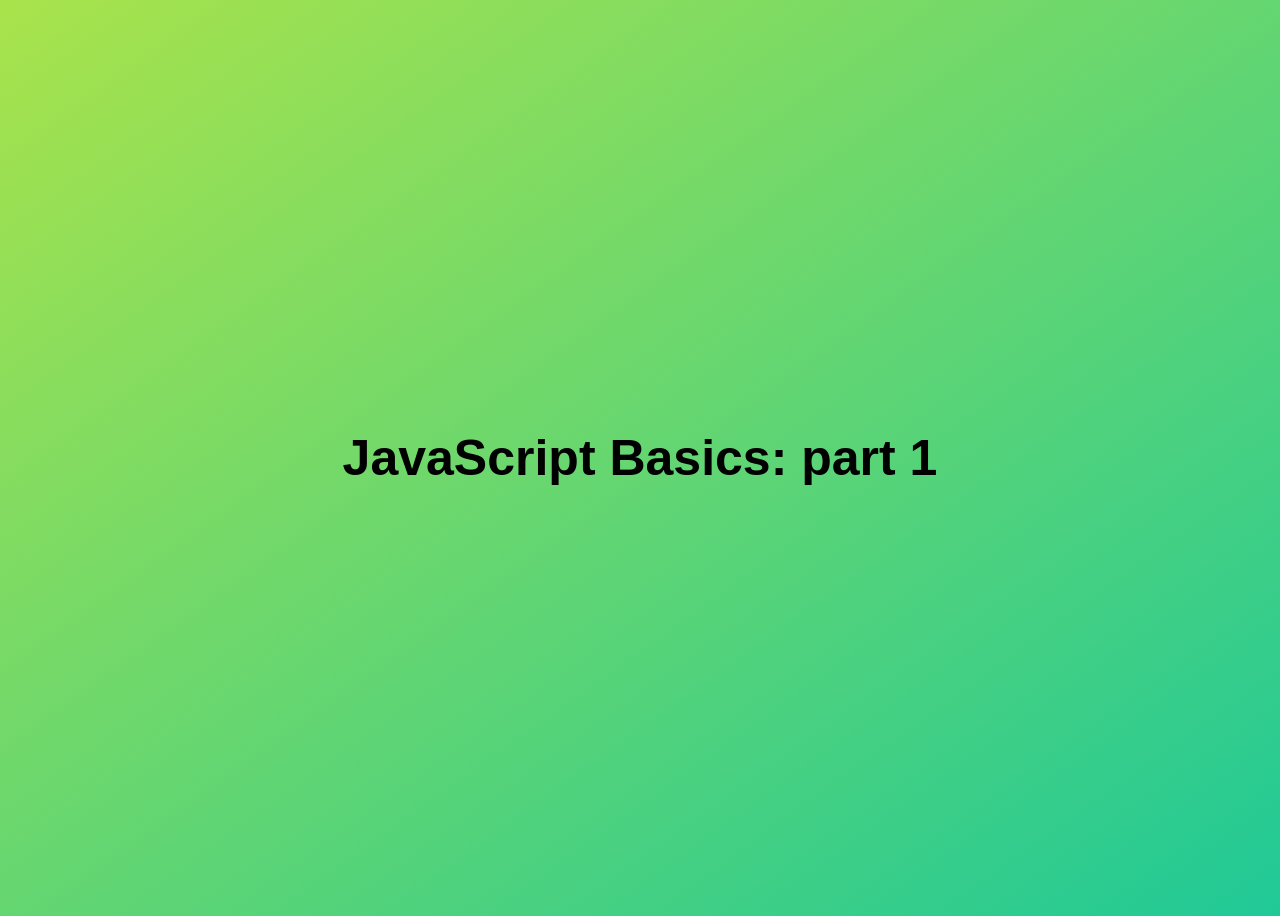
<file: 01-Basics-part-1/index.html>
<!doctype html>
<html lang="en">
  <head>
    <meta charset="UTF-8" />
    <meta name="viewport" content="width=device-width, initial-scale=1.0" />
    <title>JavaScript Basics: part 1</title>
    <style>
      body {
        height: 100vh;
        background: linear-gradient(to bottom right, #a9e34b, #20c997);
        display: flex;
        align-items: center;
        justify-content: center;
      }

      h1 {
        font-size: 50px;
        font-family: sans-serif;
      }
    </style>
  </head>
  <body>
    <h1>JavaScript Basics: part 1</h1>

    <script src="main.js"></script>
  </body>
</html>
</file>
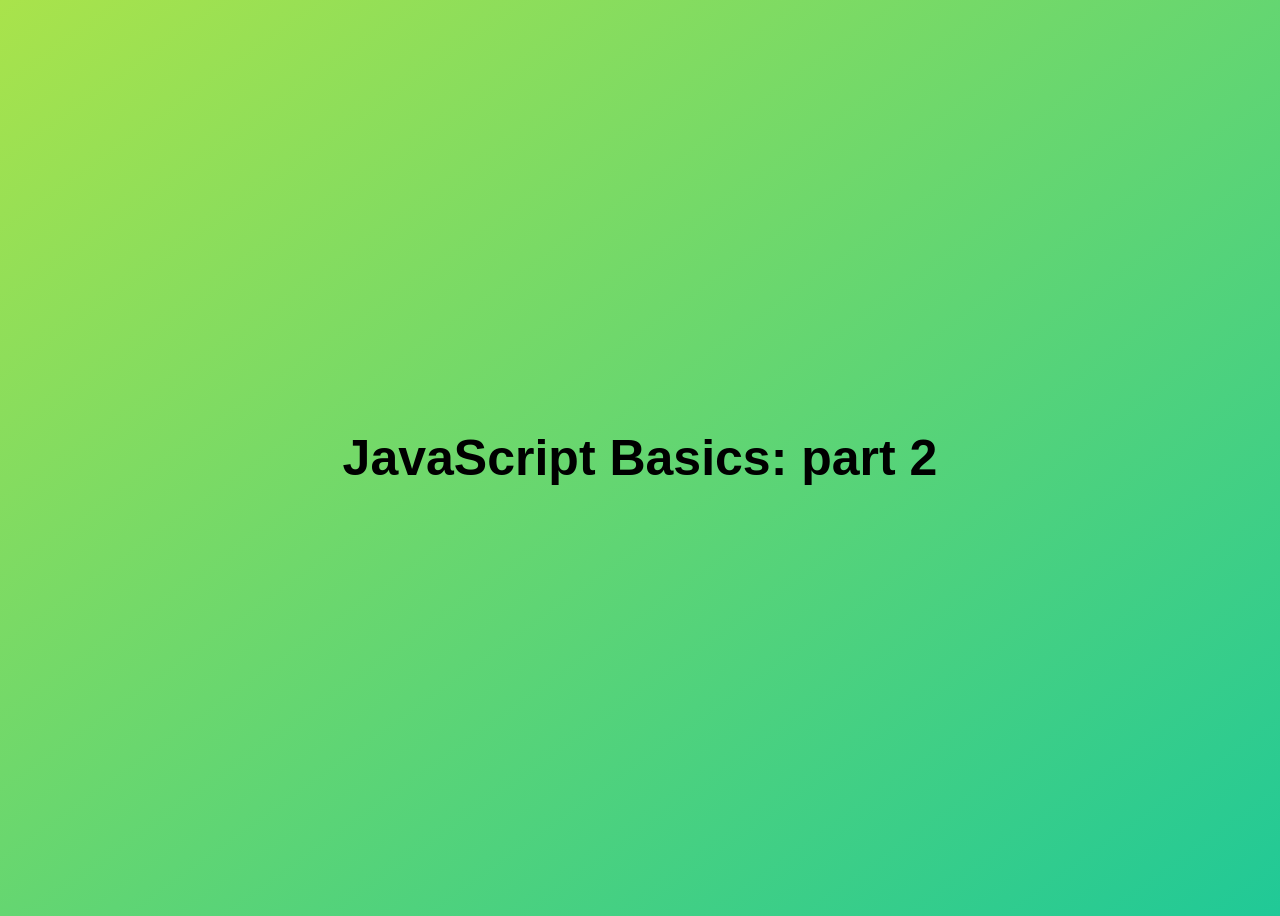
<file: 02-Basics-part-2/index.html>
<!doctype html>
<html lang="en">
  <head>
    <meta charset="UTF-8" />
    <meta name="viewport" content="width=device-width, initial-scale=1.0" />
    <title>JavaScript Basics: part 2</title>
    <style>
      body {
        height: 100vh;
        background: linear-gradient(to bottom right, #a9e34b, #20c997);
        display: flex;
        align-items: center;
        justify-content: center;
      }

      h1 {
        font-size: 50px;
        font-family: sans-serif;
      }
    </style>
  </head>
  <body>
    <h1>JavaScript Basics: part 2</h1>

    <script src="main.js"></script>
  </body>
</html>
</file>
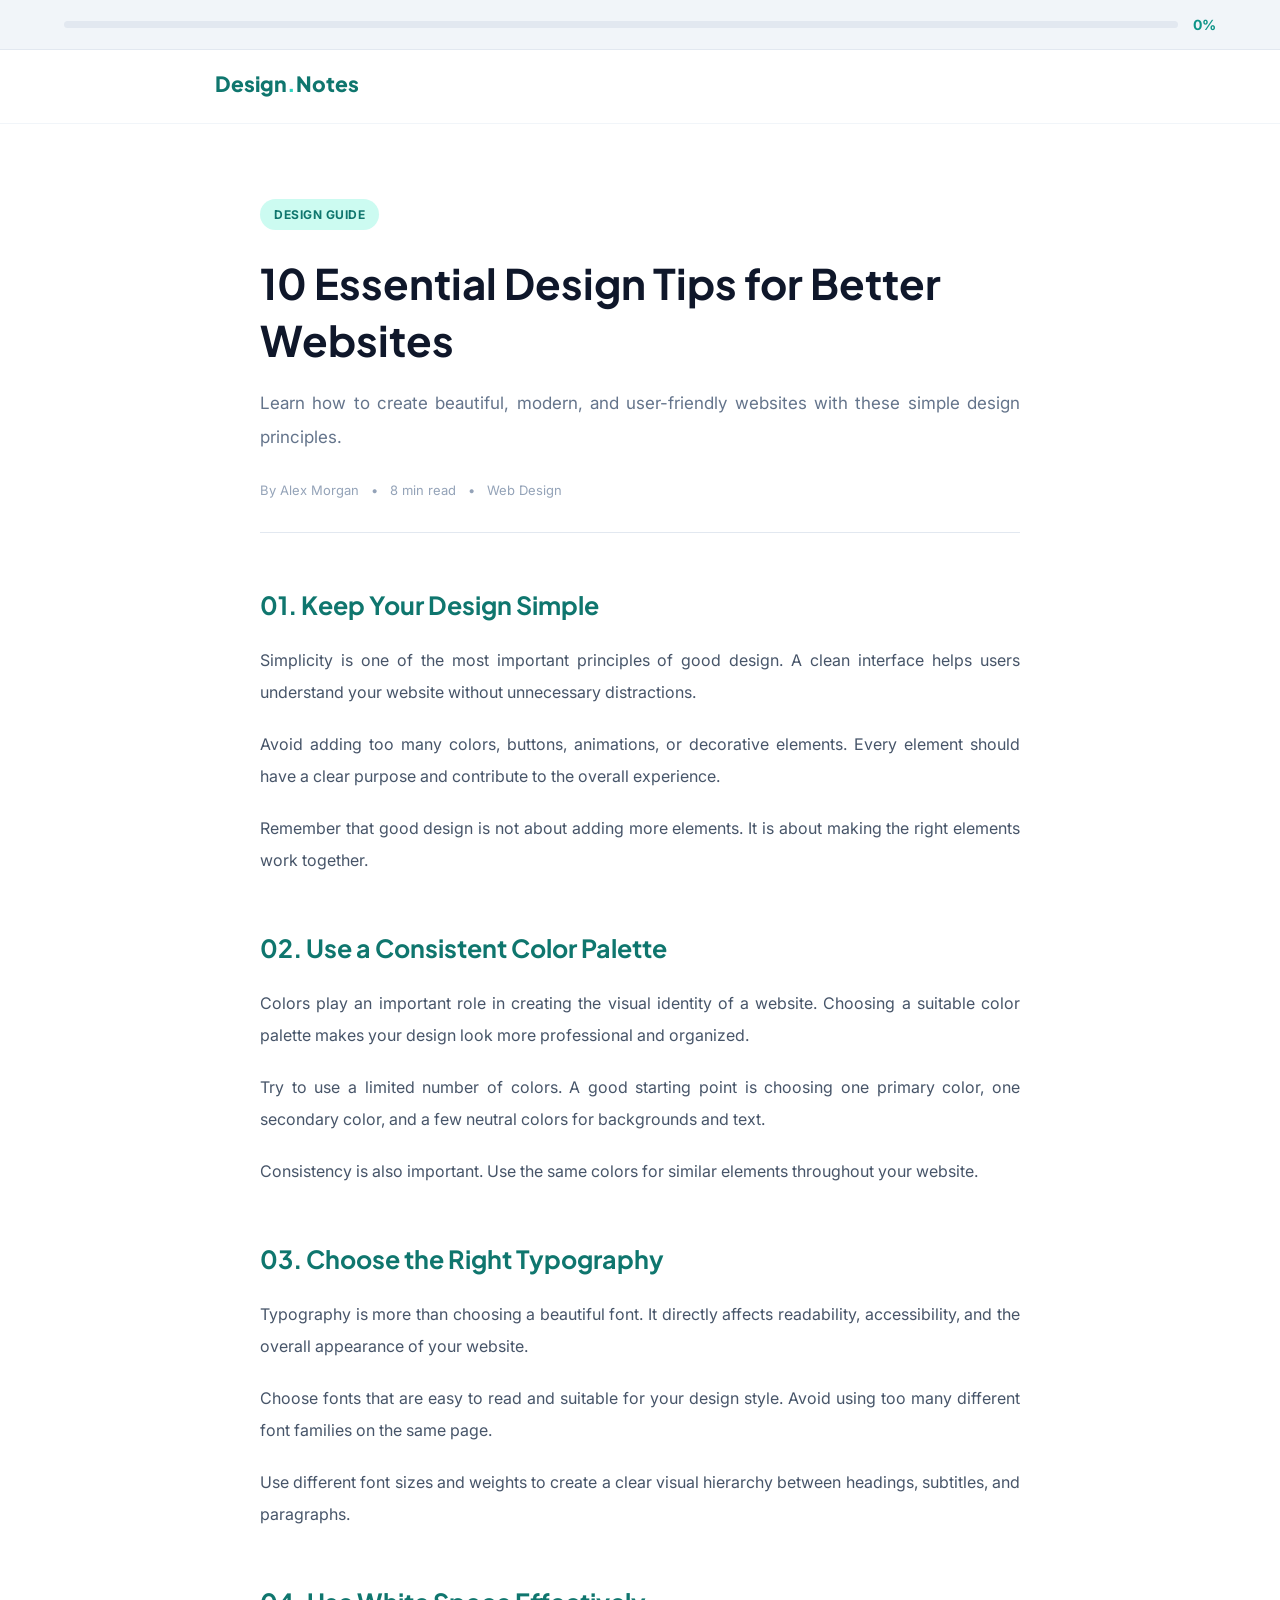
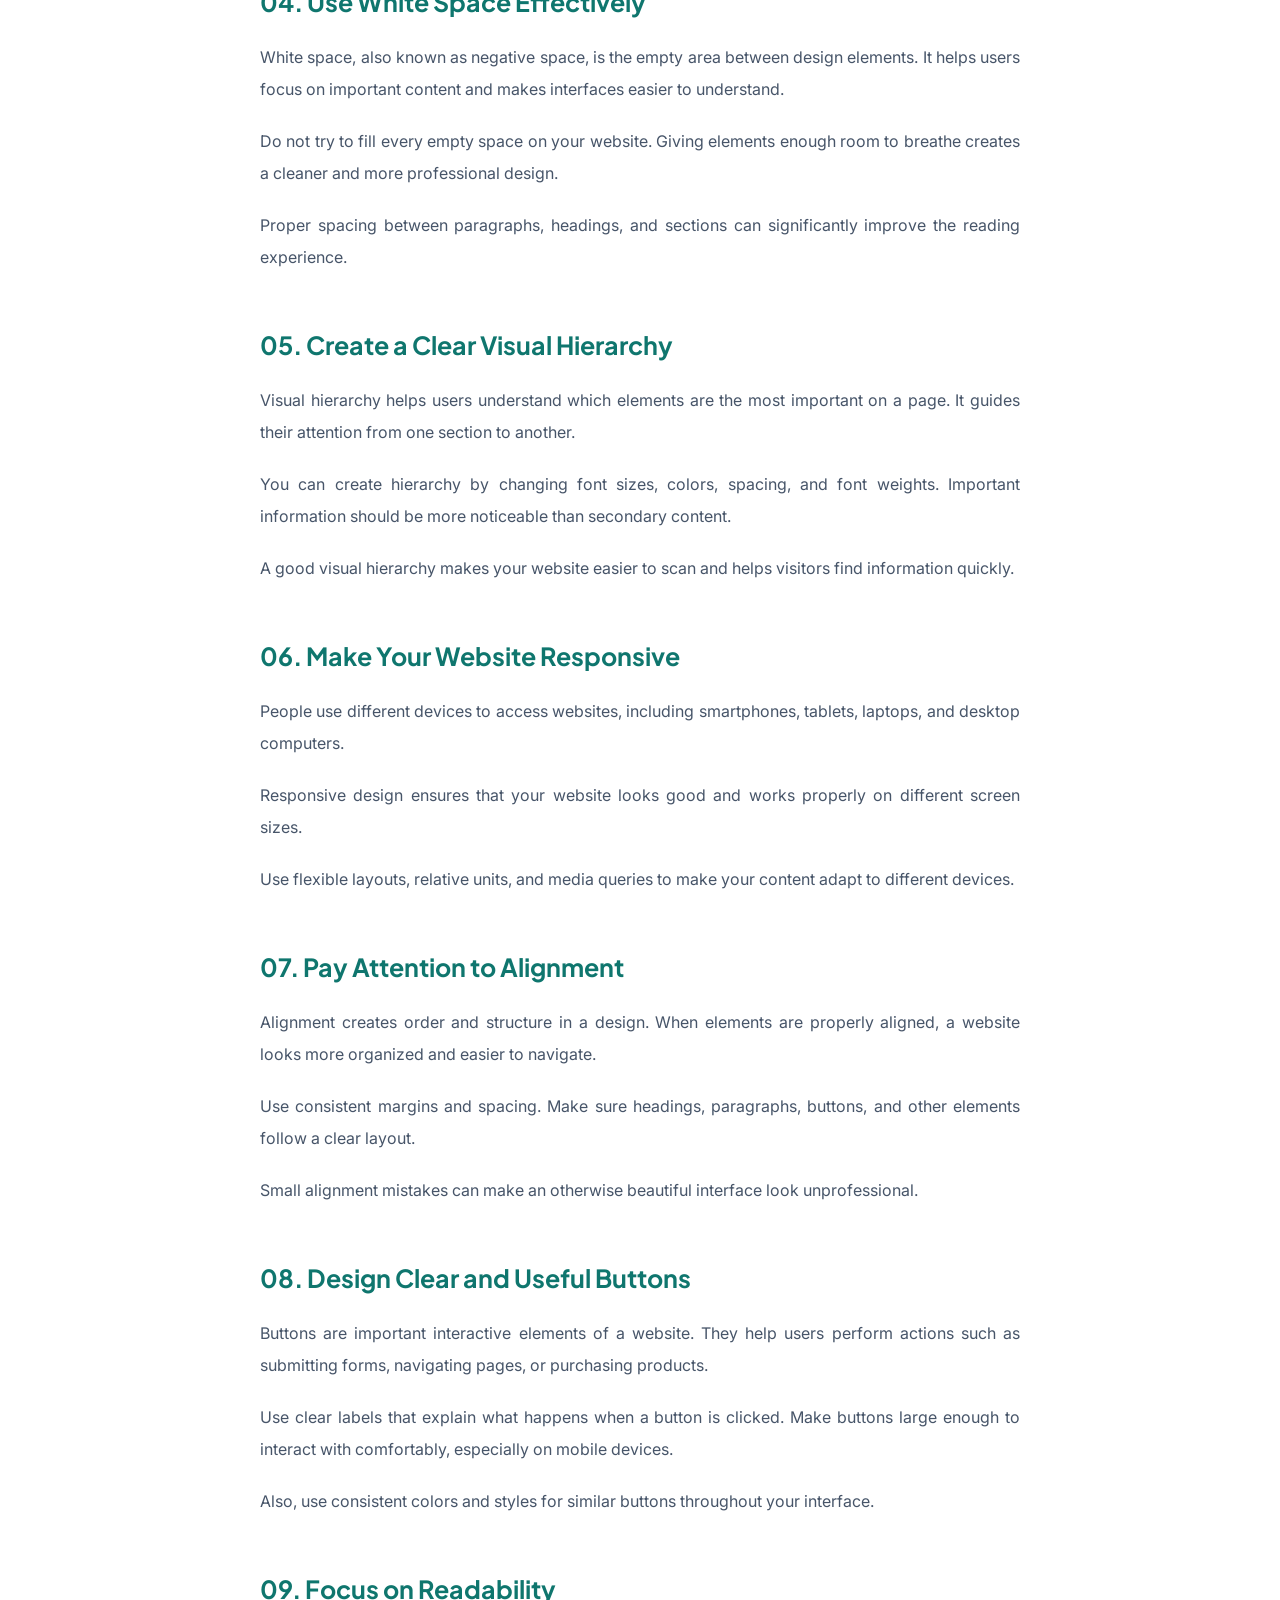
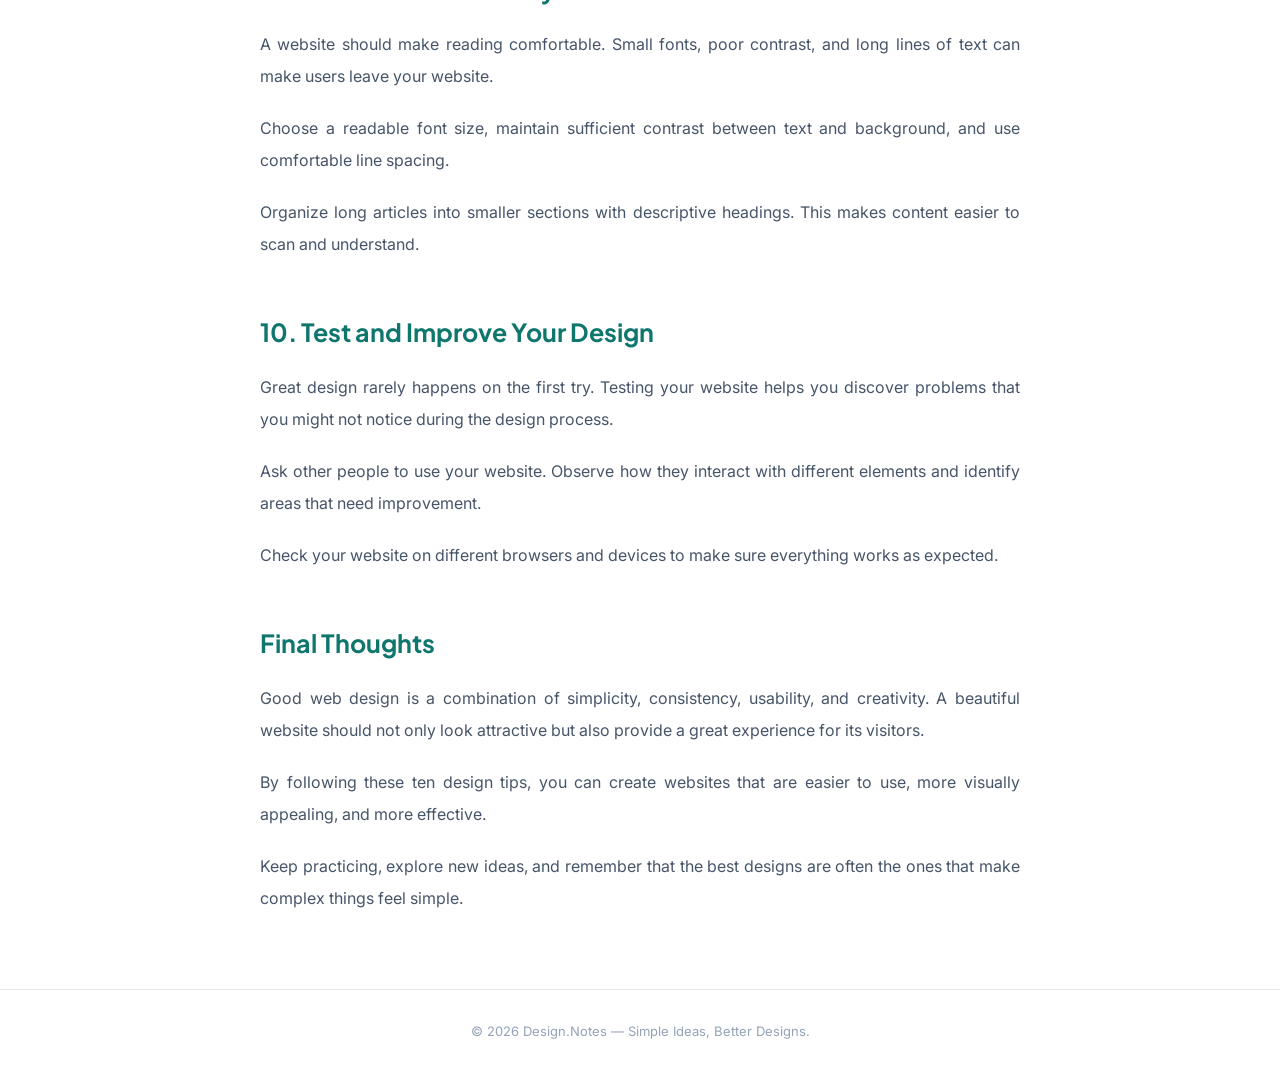
<file: 04-Scroll Progress Bar/index.html>
<!doctype html>
<html lang="en">
  <head>
    <meta charset="UTF-8" />
    <meta name="viewport" content="width=device-width, initial-scale=1.0" />
    <title>Design Notes | Design Tips</title>

    <link rel="preconnect" href="https://fonts.googleapis.com" />
    <link rel="preconnect" href="https://fonts.gstatic.com" crossorigin />
    <link
      href="https://fonts.googleapis.com/css2?family=Inter:ital,opsz,wght@0,14..32,100..900;1,14..32,100..900&family=Plus+Jakarta+Sans:ital,wght@0,200..800;1,200..800&display=swap"
      rel="stylesheet"
    />

    <link rel="stylesheet" href="style.css" />
  </head>

  <body>
    <!-- Progress Indicator -->
    <div class="progress-container">
      <div class="progress-track">
        <div class="progress-bar" id="progress-bar"></div>
      </div>

      <span class="percentage" id="percentage">0%</span>
    </div>

    <!-- Header -->
    <header class="header">
      <div class="header-content">
        <div class="logo">Design<span>.</span>Notes</div>
      </div>
    </header>

    <!-- Main Content -->
    <main class="content">
      <!-- Article Header -->
      <div class="article-header">
        <span class="category">DESIGN GUIDE</span>
        <h1>10 Essential Design Tips for Better Websites</h1>

        <p class="subtitle">
          Learn how to create beautiful, modern, and user-friendly websites with these simple design
          principles.
        </p>

        <div class="article-info">
          By Alex Morgan &nbsp; • &nbsp; 8 min read &nbsp; • &nbsp; Web Design
        </div>
      </div>

      <!-- Article Body -->
      <article class="article-body">
        <h2>01. Keep Your Design Simple</h2>
        <p>
          Simplicity is one of the most important principles of good design. A clean interface helps
          users understand your website without unnecessary distractions.
        </p>
        <p>
          Avoid adding too many colors, buttons, animations, or decorative elements. Every element
          should have a clear purpose and contribute to the overall experience.
        </p>
        <p>
          Remember that good design is not about adding more elements. It is about making the right
          elements work together.
        </p>

        <h2>02. Use a Consistent Color Palette</h2>
        <p>
          Colors play an important role in creating the visual identity of a website. Choosing a
          suitable color palette makes your design look more professional and organized.
        </p>
        <p>
          Try to use a limited number of colors. A good starting point is choosing one primary
          color, one secondary color, and a few neutral colors for backgrounds and text.
        </p>
        <p>
          Consistency is also important. Use the same colors for similar elements throughout your
          website.
        </p>

        <h2>03. Choose the Right Typography</h2>
        <p>
          Typography is more than choosing a beautiful font. It directly affects readability,
          accessibility, and the overall appearance of your website.
        </p>
        <p>
          Choose fonts that are easy to read and suitable for your design style. Avoid using too
          many different font families on the same page.
        </p>
        <p>
          Use different font sizes and weights to create a clear visual hierarchy between headings,
          subtitles, and paragraphs.
        </p>

        <h2>04. Use White Space Effectively</h2>
        <p>
          White space, also known as negative space, is the empty area between design elements. It
          helps users focus on important content and makes interfaces easier to understand.
        </p>
        <p>
          Do not try to fill every empty space on your website. Giving elements enough room to
          breathe creates a cleaner and more professional design.
        </p>
        <p>
          Proper spacing between paragraphs, headings, and sections can significantly improve the
          reading experience.
        </p>

        <h2>05. Create a Clear Visual Hierarchy</h2>
        <p>
          Visual hierarchy helps users understand which elements are the most important on a page.
          It guides their attention from one section to another.
        </p>
        <p>
          You can create hierarchy by changing font sizes, colors, spacing, and font weights.
          Important information should be more noticeable than secondary content.
        </p>
        <p>
          A good visual hierarchy makes your website easier to scan and helps visitors find
          information quickly.
        </p>

        <h2>06. Make Your Website Responsive</h2>
        <p>
          People use different devices to access websites, including smartphones, tablets, laptops,
          and desktop computers.
        </p>
        <p>
          Responsive design ensures that your website looks good and works properly on different
          screen sizes.
        </p>
        <p>
          Use flexible layouts, relative units, and media queries to make your content adapt to
          different devices.
        </p>

        <h2>07. Pay Attention to Alignment</h2>
        <p>
          Alignment creates order and structure in a design. When elements are properly aligned, a
          website looks more organized and easier to navigate.
        </p>
        <p>
          Use consistent margins and spacing. Make sure headings, paragraphs, buttons, and other
          elements follow a clear layout.
        </p>
        <p>
          Small alignment mistakes can make an otherwise beautiful interface look unprofessional.
        </p>

        <h2>08. Design Clear and Useful Buttons</h2>
        <p>
          Buttons are important interactive elements of a website. They help users perform actions
          such as submitting forms, navigating pages, or purchasing products.
        </p>
        <p>
          Use clear labels that explain what happens when a button is clicked. Make buttons large
          enough to interact with comfortably, especially on mobile devices.
        </p>
        <p>Also, use consistent colors and styles for similar buttons throughout your interface.</p>

        <h2>09. Focus on Readability</h2>
        <p>
          A website should make reading comfortable. Small fonts, poor contrast, and long lines of
          text can make users leave your website.
        </p>
        <p>
          Choose a readable font size, maintain sufficient contrast between text and background, and
          use comfortable line spacing.
        </p>
        <p>
          Organize long articles into smaller sections with descriptive headings. This makes content
          easier to scan and understand.
        </p>

        <h2>10. Test and Improve Your Design</h2>
        <p>
          Great design rarely happens on the first try. Testing your website helps you discover
          problems that you might not notice during the design process.
        </p>
        <p>
          Ask other people to use your website. Observe how they interact with different elements
          and identify areas that need improvement.
        </p>
        <p>
          Check your website on different browsers and devices to make sure everything works as
          expected.
        </p>

        <h2>Final Thoughts</h2>
        <p>
          Good web design is a combination of simplicity, consistency, usability, and creativity. A
          beautiful website should not only look attractive but also provide a great experience for
          its visitors.
        </p>
        <p>
          By following these ten design tips, you can create websites that are easier to use, more
          visually appealing, and more effective.
        </p>
        <p>
          Keep practicing, explore new ideas, and remember that the best designs are often the ones
          that make complex things feel simple.
        </p>
      </article>
    </main>

    <footer class="footer">© 2026 Design.Notes — Simple Ideas, Better Designs.</footer>

    <script src="main.js"></script>
  </body>
</html>
</file>
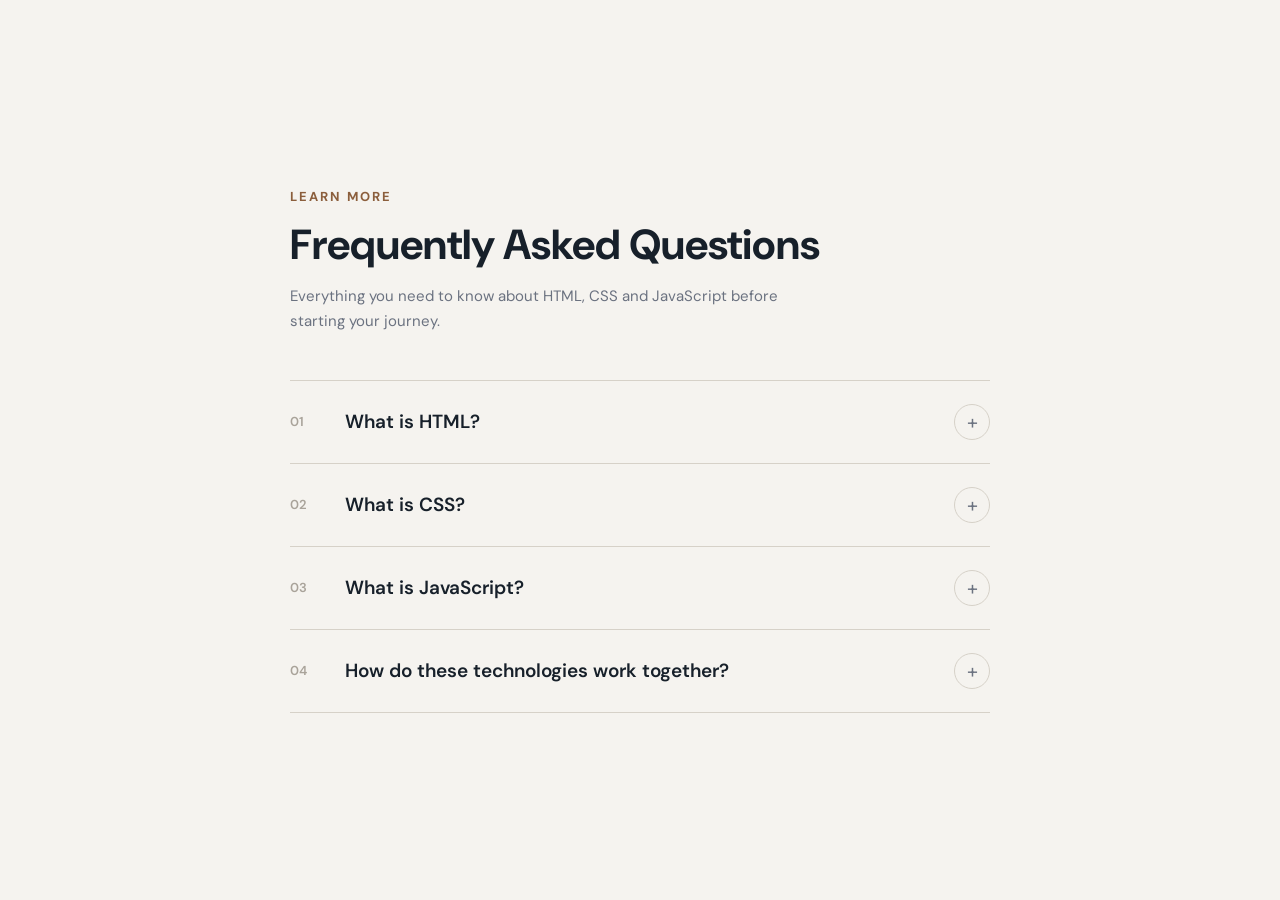
<file: 05-Accordion/index.html>
<!doctype html>
<html lang="en">
  <head>
    <meta charset="UTF-8" />
    <meta name="viewport" content="width=device-width, initial-scale=1.0" />

    <title>Editorial Accordion</title>

    <link rel="preconnect" href="https://fonts.googleapis.com" />
    <link rel="preconnect" href="https://fonts.gstatic.com" crossorigin />
    <link
      href="https://fonts.googleapis.com/css2?family=DM+Sans:ital,opsz,wght@0,9..40,100..1000;1,9..40,100..1000&display=swap"
      rel="stylesheet"
    />
    <link rel="stylesheet" href="style.css" />
  </head>

  <body>
    <div class="accordion">
      <div class="header">
        <div class="label">Learn More</div>

        <h1>Frequently Asked Questions</h1>

        <p>
          Everything you need to know about HTML, CSS and JavaScript before
          starting your journey.
        </p>
      </div>

      <!-- Item 1 -->

      <div class="accordion-item">
        <button class="accordion-button">
          <span class="number"> 01 </span>

          <span class="question"> What is HTML? </span>

          <span class="icon"> + </span>
        </button>

        <div class="accordion-content">
          HTML is the standard markup language used to create the structure and
          content of websites. It defines elements such as headings, paragraphs,
          images and links.
        </div>
      </div>

      <!-- Item 2 -->

      <div class="accordion-item">
        <button class="accordion-button">
          <span class="number"> 02 </span>

          <span class="question"> What is CSS? </span>

          <span class="icon"> + </span>
        </button>

        <div class="accordion-content">
          CSS controls the visual appearance of a website. It is responsible for
          colors, spacing, typography, positioning and the overall visual
          design.
        </div>
      </div>

      <!-- Item 3 -->

      <div class="accordion-item">
        <button class="accordion-button">
          <span class="number"> 03 </span>

          <span class="question"> What is JavaScript? </span>

          <span class="icon"> + </span>
        </button>

        <div class="accordion-content">
          JavaScript adds behavior and interactivity to websites. It allows you
          to react to user actions, manipulate the DOM and create dynamic
          interfaces.
        </div>
      </div>

      <!-- Item 4 -->

      <div class="accordion-item">
        <button class="accordion-button">
          <span class="number"> 04 </span>

          <span class="question">
            How do these technologies work together?
          </span>

          <span class="icon"> + </span>
        </button>

        <div class="accordion-content">
          HTML creates the structure, CSS controls the appearance and JavaScript
          adds behavior. Together they form the foundation of modern front-end
          development.
        </div>
      </div>
    </div>

    <script src="main.js"></script>
  </body>
</html>
</file>
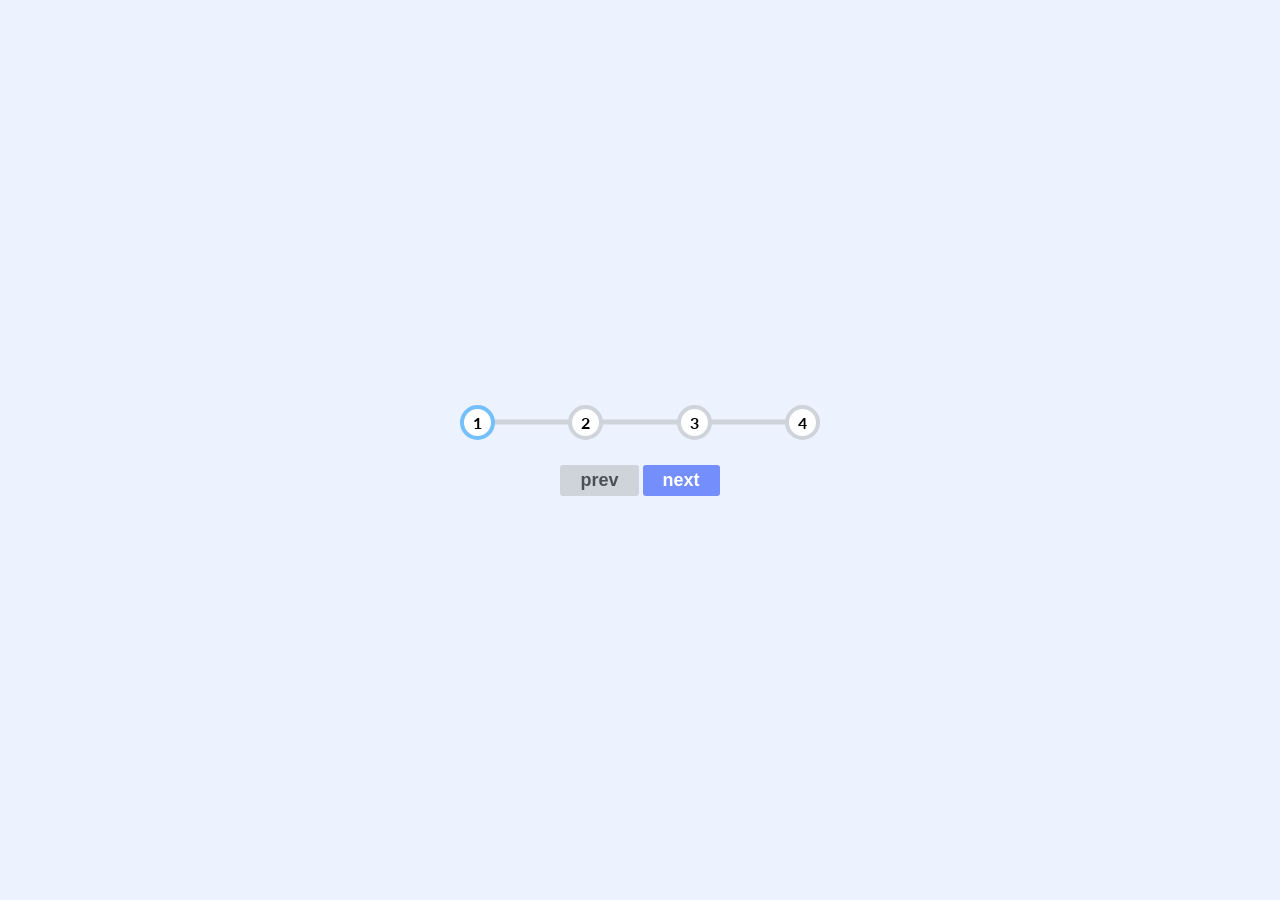
<file: 06-Dynamic Progress Steps/index.html>
<!doctype html>
<html lang="en">
  <head>
    <meta charset="UTF-8" />
    <meta name="viewport" content="width=device-width, initial-scale=1.0" />
    <link rel="stylesheet" href="style.css" />
    <title>Progress Steps</title>
  </head>
  <body>
    <div class="container">
      <div class="progress-wrapper">
        <div class="progress" id="progress"></div>
        <div class="circle active">1</div>
        <div class="circle">2</div>
        <div class="circle">3</div>
        <div class="circle">4</div>
      </div>
      <button type="button" class="btn" id="prev" disabled>prev</button>
      <button type="button" class="btn" id="next">next</button>
    </div>

    <script src="main.js"></script>
  </body>
</html>
</file>
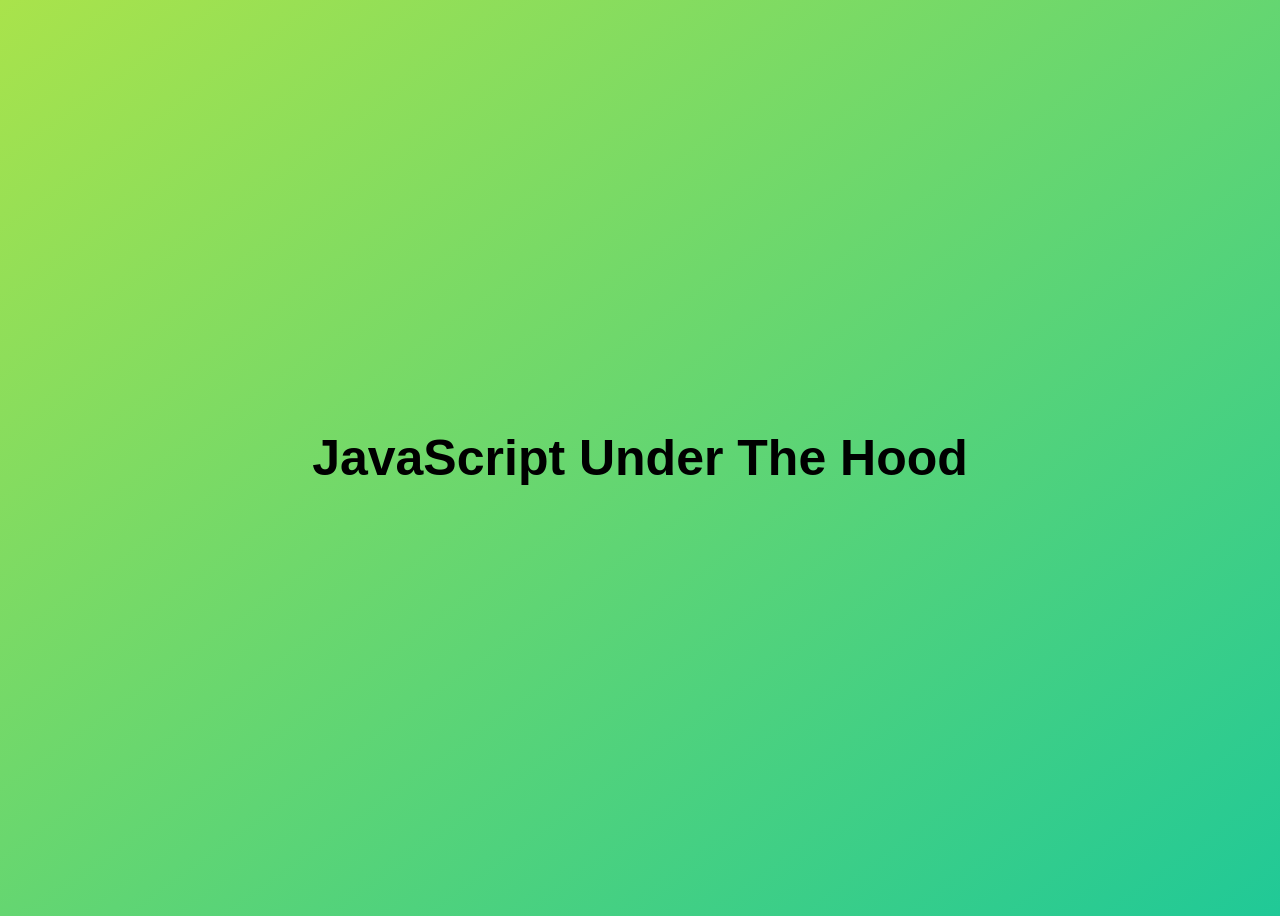
<file: 07-Under the hood/index.html>
<!doctype html>
<html lang="en">
  <head>
    <meta charset="UTF-8" />
    <meta name="viewport" content="width=device-width, initial-scale=1.0" />
    <title>JavaScript Under The Hood</title>
    <style>
      body {
        height: 100vh;
        background: linear-gradient(to bottom right, #a9e34b, #20c997);
        display: flex;
        align-items: center;
        justify-content: center;
      }

      h1 {
        font-size: 50px;
        font-family: sans-serif;
      }
    </style>
  </head>
  <body>
    <h1>JavaScript Under The Hood</h1>

    <script src="main.js"></script>
  </body>
</html>
</file>
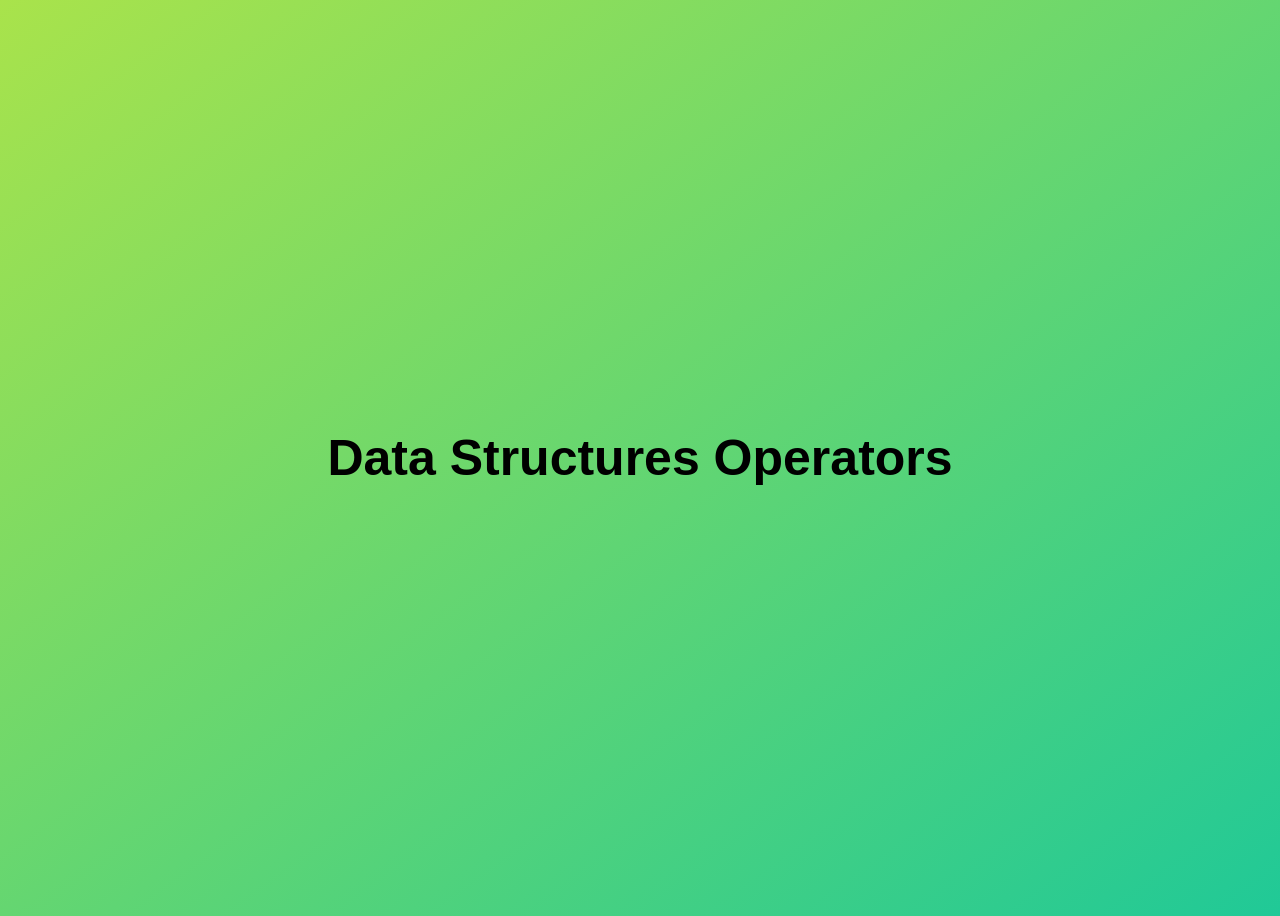
<file: 08-Data-Structures-Operators/index.html>
<!doctype html>
<html lang="en">
  <head>
    <meta charset="UTF-8" />
    <meta name="viewport" content="width=device-width, initial-scale=1.0" />
    <title>Data Structures Operators</title>
    <style>
      body {
        height: 100vh;
        background: linear-gradient(to bottom right, #a9e34b, #20c997);
        display: flex;
        align-items: center;
        justify-content: center;
      }

      h1 {
        font-size: 50px;
        font-family: sans-serif;
      }
    </style>
  </head>
  <body>
    <h1>Data Structures Operators</h1>

    <script src="main.js"></script>
  </body>
</html>
</file>
<file: 04-Scroll Progress Bar/style.css>
/* General */
* {
  box-sizing: border-box;
}

html {
  font-size: 62.5%;
}

body {
  margin: 0;
  background: #ffffff;
  color: #1e293b;
  font-family: "Inter", sans-serif;
  line-height: 1.8;
}

/* Progress Bar */
.progress-container {
  position: fixed;
  top: 0;
  left: 0;
  width: 100%;
  background: #f1f5f9;
  padding: 1.2rem 5%;
  display: flex;
  align-items: center;
  gap: 1.5rem;
  z-index: 1000;
  border-bottom: 1px solid #e2e8f0;
}

.progress-track {
  flex: 1;
  height: 7px;
  background: #e2e8f0;
  border-radius: 10px;
}

.progress-bar {
  height: 100%;
  width: 0%;
  background: linear-gradient(90deg, #0d9488, #2dd4bf);
  border-radius: 10px;
}

.percentage {
  color: #0d9488;
  font-size: 1.4rem;
  font-weight: 700;
}

/* Header */
.header {
  padding: 6.5rem 2rem 2rem;
  border-bottom: 1px solid #f1f5f9;
}

.header-content {
  max-width: 85rem;
  margin: auto;
}

.logo {
  font-family: "Plus Jakarta Sans", sans-serif;
  font-size: 2.1rem;
  font-weight: 800;
  color: #0f766e;
}

.logo span {
  color: #2dd4bf;
}

/* Main Content */
.content {
  max-width: 76rem;
  width: 90%;
  margin: 7.5rem auto;
}

/* Article Header */
.category {
  display: inline-block;
  background: #ccfbf1;
  color: #0f766e;
  padding: 0.5rem 1.4rem;
  border-radius: 20px;
  font-size: 1.2rem;
  font-weight: 700;
  letter-spacing: 0.5px;
}

h1,
h2 {
  font-family: "Plus Jakarta Sans", sans-serif;
}

h1 {
  color: #0f172a;
  font-size: 4.2rem;
  line-height: 1.35;
  margin: 2.5rem 0 1.5rem;
}

.subtitle {
  color: #64748b;
  font-size: 1.7rem;
  margin-bottom: 2.5rem;
}

.article-info {
  color: #94a3b8;
  font-size: 1.3rem;
  padding-bottom: 3rem;
  border-bottom: 1px solid #e2e8f0;
}

/* Article Body */
.article-body {
  margin-top: 3.5rem;
}

h2 {
  color: #0f766e;
  font-size: 2.5rem;
  margin-top: 5rem;
  margin-bottom: 1.5rem;
}

p {
  color: #475569;
  font-size: 1.6rem;
  line-height: 2;
  margin-bottom: 2rem;
  text-align: justify;
}

/* Footer */
.footer {
  text-align: center;
  padding: 3rem 1.5rem;
  color: #94a3b8;
  border-top: 1px solid #e2e8f0;
  font-size: 1.3rem;
}

/* Responsive */
@media (max-width: 37.5em) {
  h1 {
    font-size: 3.2rem;
  }

  h2 {
    font-size: 2.2rem;
  }

  .subtitle {
    font-size: 1.5rem;
  }

  .content {
    margin-top: 5rem;
  }
}
</file>
<file: 05-Accordion/style.css>
* {
  box-sizing: border-box;
  margin: 0;
  padding: 0;
}

body {
  min-height: 100vh;
  display: flex;
  justify-content: center;
  align-items: center;
  padding: 40px 20px;
  background-color: #f5f3ef;
  font-family: "DM Sans", sans-serif;
  color: #17202a;
}

.accordion {
  width: 700px;
}

/* Header */
.header {
  margin-bottom: 45px;
}

.label {
  margin-bottom: 12px;
  color: #8b5e3c;
  font-size: 13px;
  font-weight: 700;
  letter-spacing: 2px;
  text-transform: uppercase;
}

.header h1 {
  margin-bottom: 12px;
  color: #17202a;
  font-size: 42px;
  font-weight: 700;
}

.header p {
  max-width: 500px;
  color: #6b7280;
  font-size: 15px;
  line-height: 1.7;
}

/* Accordion Item */
.accordion-item {
  border-top: 1px solid #d6d1c8;
}

.accordion-item:last-child {
  border-bottom: 1px solid #d6d1c8;
}

/* Button */
.accordion-button {
  width: 100%;
  display: flex;
  align-items: center;
  padding: 23px 0;
  border: none;
  background: none;
  font-family: inherit;
  text-align: left;
  cursor: pointer;
}

/* Number */
.number {
  width: 55px;
  color: #a9a39a;
  font-size: 13px;
  font-weight: 600;
}

/* Question */
.question {
  flex: 1;
  color: #17202a;
  font-size: 19px;
  font-weight: 600;
  transition: color 0.3s ease;
}

/* Icon */

.icon {
  width: 36px;
  height: 36px;
  display: flex;
  justify-content: center;
  align-items: center;
  border: 1px solid #d6d1c8;
  border-radius: 50%;
  color: #6b7280;
  font-size: 20px;
  font-weight: 400;
  transition:
    transform 0.3s ease,
    background-color 0.3s ease,
    color 0.3s ease;
}

/* Content */
.accordion-content {
  max-height: 0;
  padding-left: 55px;
  padding-right: 55px;
  overflow: hidden;
  color: #6b7280;
  font-size: 15px;
  line-height: 1.8;
  opacity: 0;
  transition:
    max-height 0.45s ease,
    padding-bottom 0.45s ease,
    opacity 0.3s ease;
}

/* Active */
.accordion-item.active .question {
  color: #8b5e3c;
}

.accordion-item.active .icon {
  transform: rotate(45deg);
  background-color: #8b5e3c;
  color: #ffffff;
  border-color: #8b5e3c;
}

.accordion-item.active .accordion-content {
  max-height: 180px;
  padding-bottom: 24px;
  opacity: 1;
}
</file>
<file: 06-Dynamic Progress Steps/style.css>
@import url("https://fonts.googleapis.com/css2?family=Lato:ital,wght@0,100;0,300;0,400;0,700;0,900;1,100;1,300;1,400;1,700;1,900&display=swap");

:root {
  --fill-color: #74c0fc;
  --empty-fill-color: #ced4da;
}

* {
  box-sizing: border-box;
  padding: 0;
  margin: 0;
}

body {
  display: flex;
  justify-content: center;
  align-items: center;
  height: 100vh;
  background-color: #edf2ff;
  font-family: "Lato", sans-serif;
}

.container {
  padding: 10px 20px;
  width: 400px;
  text-align: center;
}

.progress-wrapper {
  display: flex;
  justify-content: space-between;
  align-items: center;
  margin-bottom: 25px;
  position: relative;
}

.progress-wrapper::before {
  content: "";
  height: 5px;
  width: 100%;
  background-color: var(--empty-fill-color);
  position: absolute;
  top: 50%;
  left: 0;
  transform: translateY(-50%);
  z-index: -1;
}

.progress {
  height: 5px;
  background-color: var(--fill-color);
  width: 0;
  position: absolute;
  top: 50%;
  left: 0;
  transform: translateY(-50%);
  z-index: -1;
  transition: 0.3s ease;
}

.circle {
  border: 4px solid var(--empty-fill-color);
  width: 35px;
  height: 35px;
  border-radius: 50%;
  display: flex;
  justify-content: center;
  align-items: center;
  font-weight: 700;
  background-color: #fff;
  transition: 0.3s ease;
}

.circle.active {
  border-color: var(--fill-color);
}

.btn {
  padding: 5px 20px;
  border: 0;
  background-color: #748ffc;
  border-radius: 3px;
  font-size: 18px;
  font-weight: 700;
  color: #fff;
  cursor: pointer;
}

.btn:hover {
  background-color: #5c7cfa;
}

.btn:active {
  transform: scale(0.97);
}

.btn:disabled {
  background-color: #ced4da;
  color: #495057;
  cursor: not-allowed;
  transform: none;
}
</file>
